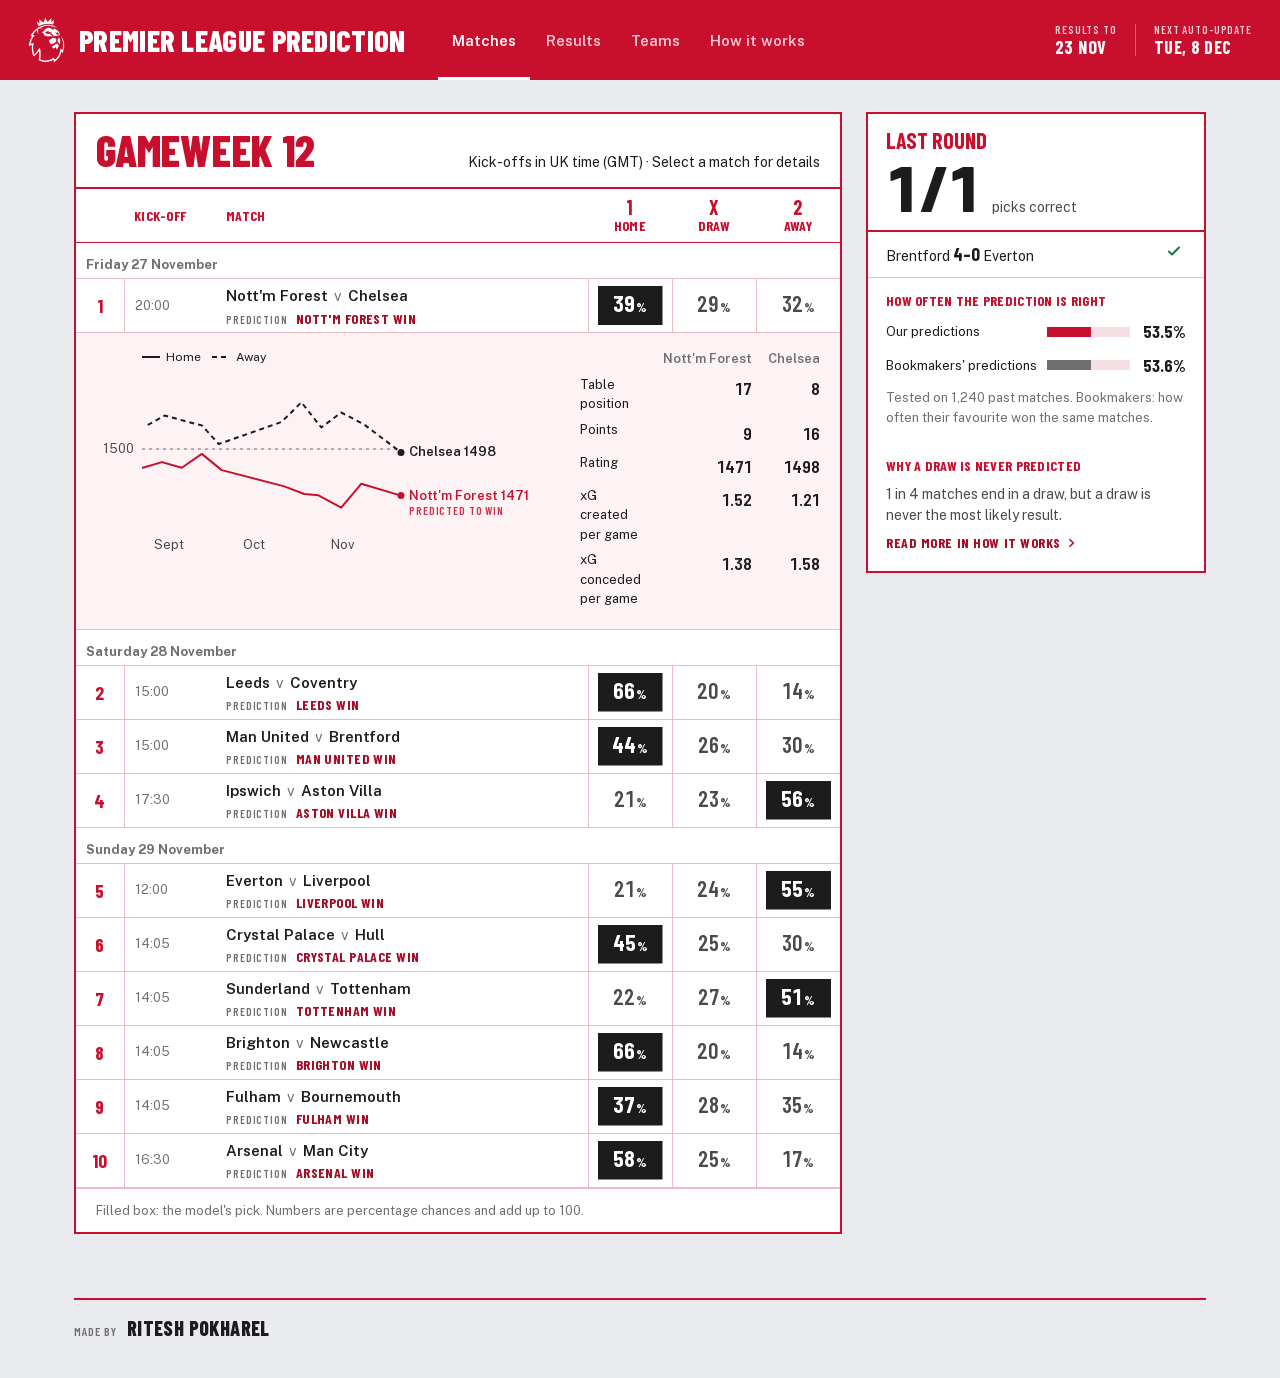
<file: site/index.html>
<!doctype html>
<html lang="en">
<head>
<meta charset="utf-8">
<meta name="viewport" content="width=device-width, initial-scale=1">
<title>Premier League Prediction</title>
<link rel="icon" href="logo.jpg">
<meta name="description" content="Home, draw and away forecasts for every Premier League match, from a model retrained every week, with its track record.">
<link rel="stylesheet" href="style.css">
</head>
<body>
<header class="band">
  <div class="band-inner">
    <a class="name" href="./" id="home-link"><img class="logo" src="logo-white.png" alt="" width="29" height="36">Premier League Prediction</a>
    <nav class="tabs" role="tablist" aria-label="Sections">
      <button class="tab" role="tab" id="tab-coupon" aria-controls="coupon" aria-selected="true">Matches</button>
      <button class="tab" role="tab" id="tab-results" aria-controls="results" aria-selected="false" tabindex="-1">Results</button>
      <button class="tab" role="tab" id="tab-teams" aria-controls="teams" aria-selected="false" tabindex="-1">Teams</button>
      <button class="tab" role="tab" id="tab-how" aria-controls="how" aria-selected="false" tabindex="-1">How it works</button>
    </nav>
    <div class="stamp" id="stamp"></div>
  </div>
</header>

<main>
  <section id="coupon" role="tabpanel" aria-labelledby="tab-coupon">
    <div class="split">
      <div class="sheet">
        <div class="sheet-head"><h1 id="coupon-title">This week</h1><p id="coupon-sub"></p></div>
        <table class="coupon" id="coupon-table">
          <thead><tr>
            <th scope="col" aria-label="Number"></th><th scope="col" class="left hide-sm">Kick-off</th><th scope="col" class="left">Match</th>
            <th scope="col"><span class="key">1</span>Home</th><th scope="col"><span class="key">X</span>Draw</th><th scope="col"><span class="key">2</span>Away</th>
          </tr></thead>
          <tbody id="coupon-body"></tbody>
        </table>
        <div class="sheet-foot"><p id="coupon-foot"></p></div>
      </div>
      <aside class="stub" id="stub" aria-label="Last round"></aside>
    </div>
  </section>

  <section id="results" role="tabpanel" aria-labelledby="tab-results" hidden>
    <div class="page-title"><h1>Results</h1><p class="legend" id="results-sub"></p></div>
    <div id="results-weekly"></div>
    <div class="sheet" id="gw-sheet" hidden>
      <div class="team-pick gw-pick">
        <button class="step" id="gw-prev" type="button" aria-label="Earlier gameweek"><svg viewBox="0 0 16 16" aria-hidden="true"><path d="M10 3 5 8l5 5" fill="none" stroke="currentColor" stroke-width="2"/></svg></button>
        <div class="team-title" aria-live="polite"><div class="team-name" id="gw-name"></div><div class="team-sub" id="gw-sub"></div></div>
        <button class="step" id="gw-next" type="button" aria-label="Later gameweek"><svg viewBox="0 0 16 16" aria-hidden="true"><path d="m6 3 5 5-5 5" fill="none" stroke="currentColor" stroke-width="2"/></svg></button>
      </div>
    </div>
    <div id="results-sheets"></div>
  </section>

  <section id="teams" role="tabpanel" aria-labelledby="tab-teams" hidden>
    <div class="page-title"><h1>Teams</h1><p class="lede strong">How strong each team is right now</p></div>
    <div class="split wide">
      <div class="team-col">
        <p class="switch-hint" aria-hidden="true"><span>Switch team</span><svg viewBox="0 0 80 56">
          <path class="brush" pathLength="1" d="M4 12 C 26 4, 52 6, 62 22 C 68 32, 66 40, 64 48"/>
          <path class="brush thin" pathLength="1" d="M6 14 C 28 7, 50 9, 60 24 C 65 33, 64 41, 63 47"/>
          <path class="brush head" pathLength="1" d="M54 40 L 64 50 L 72 39"/>
        </svg></p>
        <div class="sheet team-panel" id="team-panel">
          <div class="team-pick">
            <button class="step" id="team-prev" type="button" aria-label="Previous team"><svg viewBox="0 0 16 16" aria-hidden="true"><path d="M10 3 5 8l5 5" fill="none" stroke="currentColor" stroke-width="2"/></svg></button>
            <div class="team-title" aria-live="polite"><div class="team-name" id="team-name"></div><div class="team-sub" id="team-sub"></div></div>
            <button class="step" id="team-next" type="button" aria-label="Next team"><svg viewBox="0 0 16 16" aria-hidden="true"><path d="m6 3 5 5-5 5" fill="none" stroke="currentColor" stroke-width="2"/></svg></button>
          </div>
          <div id="team-body"></div>
        </div>
        <div class="sheet">
          <div class="sheet-head"><h2>Attack and defence</h2><p>Top right is best. Based on chances (xG) per game, last 20 matches.</p></div>
          <div class="xg-wrap"><div id="xg-chart"></div></div>
        </div>
      </div>
      <div class="sheet">
        <div class="sheet-head"><h2>Table</h2><p>Rating change over the last 5 games</p></div>
        <table class="coupon table" aria-label="League table">
          <thead><tr><th scope="col" aria-label="Position"></th><th scope="col" class="t">Team</th><th scope="col">P</th><th scope="col">GD</th><th scope="col">Pts</th><th scope="col">Rating</th><th scope="col">+/−</th></tr></thead>
          <tbody id="table-body"></tbody>
        </table>
      </div>
    </div>
  </section>

  <section id="how" role="tabpanel" aria-labelledby="tab-how" hidden>
    <div class="page-title"><h1>How it works</h1></div>
    <div class="split how-split">
    <div class="sheet read">
      <h2>What the model looks at</h2>
      <p>Every forecast comes from a logistic regression that gives each match three chances: home win, draw and away win. It uses only what is known before kick-off:</p>
      <ul>
        <li><strong>Elo ratings:</strong> a running strength score for every team, updated after each result.</li>
        <li><strong>Expected goals (xG):</strong> how many chances each team has been creating and allowing over its last 20 league games, from Opta data published by Fantasy Premier League.</li>
        <li><strong>Bookmaker odds:</strong> turned into probabilities, when they have been published. Until then the forecast uses ratings and xG alone.</li>
      </ul>
      <p>The model is retrained every week on every match played since 2017, and this page rebuilds itself every Tuesday and Friday morning.</p>

      <h2>How it was tested</h2>
      <p>To get an honest score, the model was replayed week by week over 1,240 matches from August 2023 to November 2026. Before each week it was retrained on earlier matches only, then asked to predict that week.</p>
      <table class="coupon" aria-label="Test results">
        <thead><tr><th scope="col" class="left">Model</th><th scope="col">Correct</th><th scope="col">Log loss</th></tr></thead>
        <tbody>
          <tr><td>Always pick the home team</td><td class="fig">43.1%</td><td class="fig">1.074</td></tr>
          <tr><td>Elo ratings only</td><td class="fig">52.2%</td><td class="fig">0.985</td></tr>
          <tr><td>Elo and recent form</td><td class="fig">52.4%</td><td class="fig">0.981</td></tr>
          <tr><td>Elo, form and odds</td><td class="fig">52.5%</td><td class="fig">0.972</td></tr>
          <tr class="best"><td>Elo, xG and odds (this model)</td><td class="fig">53.5%</td><td class="fig">0.971</td></tr>
          <tr><td>Bookmakers</td><td class="fig">53.6%</td><td class="fig">0.969</td></tr>
        </tbody>
      </table>
      <p>Log loss scores the percentages themselves, lower is better. The model matches the bookmakers on picks and sits just behind them on the percentages.</p>

      <h2 id="why-draw">Why it never predicts a draw</h2>
      <p>Roughly one in four Premier League matches ends level: 24.7% of the 1,240 matches in the test. Yet in none of them was the draw the single most likely outcome. Not for this model, and not for the bookmakers, whose draw probability never rose above 32%.</p>
      <p>This isn't a blind spot. A draw is most likely when two teams are evenly matched, but evenly matched also means each win stays close to a third, so the draw is almost never the favourite. A model that maximises accuracy always picks the most likely result, so it never picks a draw, and it accepts that about a quarter of matches will be wrong whatever it does.</p>
      <p>That's why accuracy alone is a weak test of a forecaster. The draw chance still appears on every match, and the log loss scores whether those percentages are right, not just whether the top pick came in.</p>

      <h2>What didn't help</h2>
      <ul>
        <li>Random forests, gradient boosting, nearest neighbours and a small neural network all scored worse than logistic regression.</li>
        <li>Days of rest and fixture congestion, including Champions League, Europa League and cup games, changed nothing beyond noise.</li>
        <li>Extra signals for draws (goal expectations, how evenly matched the teams are) did not improve the draw percentages.</li>
      </ul>

      <h2>Where the data comes from</h2>
      <ul>
        <li>Results, match stats and odds: <a href="https://www.football-data.co.uk/englandm.php">football-data.co.uk</a></li>
        <li>Newest results and fixtures: ESPN</li>
        <li>Expected goals and gameweeks: <a href="https://fantasy.premierleague.com">Fantasy Premier League</a></li>
      </ul>
    </div>
    <aside class="sheet">
      <div class="sheet-head"><h2>Tested on 1,240 matches</h2></div>
      <div style="padding:14px 20px 18px">
        <h3 class="chart-title">Picks correct</h3><div id="model-chart-acc"></div>
        <h3 class="chart-title">Log loss, lower is better</h3><div id="model-chart-ll"></div>
        <p class="chart-note">Each test retrained the model week by week on earlier matches only.</p>
      </div>
    </aside>
    </div>
  </section>
</main>

<footer id="footer"><div class="footer-inner"><span class="made">Made by</span><span class="who">Ritesh Pokharel</span></div></footer>
<div id="tip" role="tooltip"></div>

<script>const DATA = {"updated":"2026-11-23","fixtures":[{"kickoff":"2026-11-27T20:00:00+00:00","round":12,"home":"Nott'm Forest","away":"Chelsea","pH":0.3954,"pD":0.2861,"pA":0.3185,"odds":true},{"kickoff":"2026-11-28T15:00:00+00:00","round":12,"home":"Leeds","away":"Coventry","pH":0.6552,"pD":0.2037,"pA":0.1412,"odds":true},{"kickoff":"2026-11-28T15:00:00+00:00","round":12,"home":"Man United","away":"Brentford","pH":0.4383,"pD":0.2599,"pA":0.3018,"odds":true},{"kickoff":"2026-11-28T17:30:00+00:00","round":12,"home":"Ipswich","away":"Aston Villa","pH":0.2116,"pD":0.2286,"pA":0.5598,"odds":true},{"kickoff":"2026-11-29T12:00:00+00:00","round":12,"home":"Everton","away":"Liverpool","pH":0.2075,"pD":0.2377,"pA":0.5549,"odds":true},{"kickoff":"2026-11-29T14:05:00+00:00","round":12,"home":"Crystal Palace","away":"Hull","pH":0.4458,"pD":0.2538,"pA":0.3004,"odds":true},{"kickoff":"2026-11-29T14:05:00+00:00","round":12,"home":"Sunderland","away":"Tottenham","pH":0.2169,"pD":0.2752,"pA":0.5078,"odds":true},{"kickoff":"2026-11-29T14:05:00+00:00","round":12,"home":"Brighton","away":"Newcastle","pH":0.6553,"pD":0.2027,"pA":0.142,"odds":true},{"kickoff":"2026-11-29T14:05:00+00:00","round":12,"home":"Fulham","away":"Bournemouth","pH":0.3652,"pD":0.2824,"pA":0.3525,"odds":true},{"kickoff":"2026-11-29T16:30:00+00:00","round":12,"home":"Arsenal","away":"Man City","pH":0.5761,"pD":0.2533,"pA":0.1706,"odds":true}],"record":[{"date":"2026-11-21","gw":11,"home":"Man City","away":"Fulham","hg":1,"ag":1,"pH":0.72,"pD":0.17,"pA":0.11,"result":"Draw","pick":"Home","correct":false},{"date":"2026-11-21","gw":11,"home":"Aston Villa","away":"Sunderland","hg":0,"ag":0,"pH":0.51,"pD":0.26,"pA":0.24,"result":"Draw","pick":"Home","correct":false},{"date":"2026-11-21","gw":11,"home":"Bournemouth","away":"Nott'm Forest","hg":2,"ag":0,"pH":0.52,"pD":0.27,"pA":0.22,"result":"Home","pick":"Home","correct":true},{"date":"2026-11-21","gw":11,"home":"Chelsea","away":"Leeds","hg":1,"ag":4,"pH":0.48,"pD":0.26,"pA":0.25,"result":"Away","pick":"Home","correct":false},{"date":"2026-11-21","gw":11,"home":"Coventry","away":"Crystal Palace","hg":3,"ag":2,"pH":0.38,"pD":0.28,"pA":0.34,"result":"Home","pick":"Home","correct":true},{"date":"2026-11-21","gw":11,"home":"Tottenham","away":"Ipswich","hg":2,"ag":0,"pH":0.66,"pD":0.2,"pA":0.14,"result":"Home","pick":"Home","correct":true},{"date":"2026-11-21","gw":11,"home":"Newcastle","away":"Arsenal","hg":2,"ag":2,"pH":0.14,"pD":0.19,"pA":0.66,"result":"Draw","pick":"Away","correct":false},{"date":"2026-11-22","gw":11,"home":"Hull","away":"Brighton","hg":2,"ag":0,"pH":0.15,"pD":0.2,"pA":0.65,"result":"Home","pick":"Away","correct":false},{"date":"2026-11-22","gw":11,"home":"Liverpool","away":"Man United","hg":4,"ag":0,"pH":0.59,"pD":0.23,"pA":0.18,"result":"Home","pick":"Home","correct":true},{"date":"2026-11-23","gw":11,"home":"Brentford","away":"Everton","hg":4,"ag":0,"pH":0.43,"pD":0.28,"pA":0.29,"result":"Home","pick":"Home","correct":true}],"table":[{"Team":"Arsenal","Pos":1,"P":11,"W":9,"D":1,"L":1,"GF":17,"GA":7,"GD":10,"Pts":28,"Elo":1668,"xgf":1.68,"xga":0.87,"Form":"WWWWD","Last5":"A Nott'm Forest 1-0|H Everton 2-0|A Liverpool 1-0|H Hull 1-0|A Newcastle 2-2"},{"Team":"Brighton","Pos":2,"P":11,"W":7,"D":1,"L":3,"GF":26,"GA":9,"GD":17,"Pts":22,"Elo":1563,"xgf":1.88,"xga":1.29,"Form":"WLWWL","Last5":"H Crystal Palace 5-0|A Liverpool 0-2|A Man City 1-0|H Brentford 2-0|A Hull 0-2"},{"Team":"Man City","Pos":3,"P":11,"W":7,"D":1,"L":3,"GF":22,"GA":14,"GD":8,"Pts":22,"Elo":1631,"xgf":2.02,"xga":1.25,"Form":"WLLLD","Last5":"H Ipswich 3-2|A Aston Villa 1-2|H Brighton 0-1|A Nott'm Forest 1-3|H Fulham 1-1"},{"Team":"Liverpool","Pos":4,"P":11,"W":6,"D":3,"L":2,"GF":18,"GA":10,"GD":8,"Pts":21,"Elo":1584,"xgf":1.65,"xga":1.4,"Form":"WWLWW","Last5":"A Brentford 2-1|H Brighton 2-0|H Arsenal 0-1|A Crystal Palace 3-1|H Man United 4-0"},{"Team":"Bournemouth","Pos":5,"P":11,"W":5,"D":3,"L":3,"GF":18,"GA":14,"GD":4,"Pts":18,"Elo":1545,"xgf":1.84,"xga":1.34,"Form":"WWWWW","Last5":"H Sunderland 2-0|A Man United 3-0|H Leeds 2-0|A Ipswich 2-1|H Nott'm Forest 2-0"},{"Team":"Brentford","Pos":6,"P":11,"W":4,"D":5,"L":2,"GF":20,"GA":11,"GD":9,"Pts":17,"Elo":1530,"xgf":1.6,"xga":1.47,"Form":"LDWLW","Last5":"H Liverpool 1-2|A Hull 1-1|H Nott'm Forest 2-0|A Brighton 0-2|H Everton 4-0"},{"Team":"Leeds","Pos":7,"P":11,"W":4,"D":5,"L":2,"GF":14,"GA":9,"GD":5,"Pts":17,"Elo":1502,"xgf":1.44,"xga":1.26,"Form":"DDLWW","Last5":"H Man United 1-1|A Sunderland 0-0|A Bournemouth 0-2|H Tottenham 1-0|A Chelsea 4-1"},{"Team":"Chelsea","Pos":8,"P":11,"W":5,"D":1,"L":5,"GF":20,"GA":20,"GD":0,"Pts":16,"Elo":1498,"xgf":1.21,"xga":1.58,"Form":"WLWLL","Last5":"A Everton 2-0|H Tottenham 0-2|H Man United 2-0|A Sunderland 0-1|H Leeds 1-4"},{"Team":"Everton","Pos":9,"P":11,"W":4,"D":4,"L":3,"GF":12,"GA":14,"GD":-2,"Pts":16,"Elo":1480,"xgf":1.3,"xga":1.58,"Form":"LLWWL","Last5":"H Chelsea 0-2|A Arsenal 0-2|A Newcastle 1-0|H Coventry 3-1|A Brentford 0-4"},{"Team":"Tottenham","Pos":10,"P":11,"W":4,"D":3,"L":4,"GF":12,"GA":11,"GD":1,"Pts":15,"Elo":1462,"xgf":1.27,"xga":1.06,"Form":"WWWLW","Last5":"H Coventry 3-1|A Chelsea 2-0|H Crystal Palace 2-0|A Leeds 0-1|H Ipswich 2-0"},{"Team":"Hull","Pos":11,"P":11,"W":3,"D":5,"L":3,"GF":13,"GA":11,"GD":2,"Pts":14,"Elo":1477,"xgf":1.03,"xga":1.53,"Form":"LDDLW","Last5":"A Fulham 0-1|H Brentford 1-1|H Ipswich 2-2|A Arsenal 0-1|H Brighton 2-0"},{"Team":"Aston Villa","Pos":12,"P":11,"W":3,"D":5,"L":3,"GF":14,"GA":17,"GD":-3,"Pts":14,"Elo":1521,"xgf":1.41,"xga":1.53,"Form":"WWDDD","Last5":"A Newcastle 1-0|H Man City 2-1|H Fulham 1-1|A Man United 4-4|H Sunderland 0-0"},{"Team":"Newcastle","Pos":13,"P":11,"W":3,"D":4,"L":4,"GF":15,"GA":18,"GD":-3,"Pts":13,"Elo":1490,"xgf":1.32,"xga":1.69,"Form":"LWLDD","Last5":"H Aston Villa 0-1|A Crystal Palace 2-0|H Everton 0-1|A Fulham 1-1|H Arsenal 2-2"},{"Team":"Coventry","Pos":14,"P":11,"W":4,"D":0,"L":7,"GF":13,"GA":21,"GD":-8,"Pts":12,"Elo":1411,"xgf":1.06,"xga":1.54,"Form":"LLWLW","Last5":"A Tottenham 1-3|H Fulham 0-1|H Sunderland 3-1|A Everton 1-3|H Crystal Palace 3-2"},{"Team":"Fulham","Pos":15,"P":11,"W":2,"D":5,"L":4,"GF":11,"GA":13,"GD":-2,"Pts":11,"Elo":1481,"xgf":1.39,"xga":1.38,"Form":"WWDDD","Last5":"H Hull 1-0|A Coventry 1-0|A Aston Villa 1-1|H Newcastle 1-1|A Man City 1-1"},{"Team":"Ipswich","Pos":16,"P":11,"W":3,"D":2,"L":6,"GF":15,"GA":22,"GD":-7,"Pts":11,"Elo":1376,"xgf":1.06,"xga":1.93,"Form":"LDDLL","Last5":"A Man City 2-3|H Nott'm Forest 1-1|A Hull 2-2|H Bournemouth 1-2|A Tottenham 0-2"},{"Team":"Nott'm Forest","Pos":17,"P":11,"W":2,"D":3,"L":6,"GF":9,"GA":15,"GD":-6,"Pts":9,"Elo":1471,"xgf":1.52,"xga":1.38,"Form":"LDLWL","Last5":"H Arsenal 0-1|A Ipswich 1-1|A Brentford 0-2|H Man City 3-1|A Bournemouth 0-2"},{"Team":"Sunderland","Pos":18,"P":11,"W":2,"D":3,"L":6,"GF":8,"GA":17,"GD":-9,"Pts":9,"Elo":1446,"xgf":1.38,"xga":1.47,"Form":"LDLWD","Last5":"A Bournemouth 0-2|H Leeds 0-0|A Coventry 1-3|H Chelsea 1-0|A Aston Villa 0-0"},{"Team":"Man United","Pos":19,"P":11,"W":1,"D":5,"L":5,"GF":14,"GA":23,"GD":-9,"Pts":8,"Elo":1498,"xgf":1.68,"xga":1.77,"Form":"DLLDL","Last5":"A Leeds 1-1|H Bournemouth 0-3|A Chelsea 0-2|H Aston Villa 4-4|A Liverpool 0-4"},{"Team":"Crystal Palace","Pos":20,"P":11,"W":2,"D":1,"L":8,"GF":12,"GA":27,"GD":-15,"Pts":7,"Elo":1418,"xgf":1.43,"xga":1.87,"Form":"LLLLL","Last5":"A Brighton 0-5|H Newcastle 0-2|A Tottenham 0-2|H Liverpool 1-3|A Coventry 2-3"}],"ratings":{"Arsenal":[["2025-08-17",2526,1633.6],["2025-08-23",2526,1639.9],["2025-08-31",2526,1634.4],["2025-09-13",2526,1641.0],["2025-09-21",2526,1638.7],["2025-09-28",2526,1645.0],["2025-10-04",2526,1648.7],["2025-10-18",2526,1653.3],["2025-10-26",2526,1657.0],["2025-11-01",2526,1662.5],["2025-11-08",2526,1659.2],["2025-11-23",2526,1665.2],["2025-11-30",2526,1664.5],["2025-12-03",2526,1669.4],["2025-12-06",2526,1661.6],["2025-12-13",2526,1663.1],["2025-12-20",2526,1667.8],["2025-12-27",2526,1671.0],["2025-12-30",2526,1679.6],["2026-01-03",2526,1683.9],["2026-01-08",2526,1680.2],["2026-01-17",2526,1675.8],["2026-01-25",2526,1664.8],["2026-01-31",2526,1674.1],["2026-02-07",2526,1679.5],["2026-02-12",2526,1676.9],["2026-02-18",2526,1670.5],["2026-02-22",2526,1678.7],["2026-03-01",2526,1682.5],["2026-03-04",2526,1687.4],["2026-03-14",2526,1691.6],["2026-04-11",2526,1680.5],["2026-04-19",2526,1674.5],["2026-04-25",2526,1677.4],["2026-05-02",2526,1682.9],["2026-05-10",2526,1686.5],["2026-05-18",2526,1687.7],["2026-05-24",2526,1691.8],["2026-08-21",2627,1651.3],["2026-08-31",2627,1656.8],["2026-09-06",2627,1660.2],["2026-09-12",2627,1667.4],["2026-09-19",2627,1650.4],["2026-10-10",2627,1653.5],["2026-10-18",2627,1658.2],["2026-10-24",2627,1662.6],["2026-11-01",2627,1668.9],["2026-11-07",2627,1671.5],["2026-11-21",2627,1668.0]],"Aston Villa":[["2025-08-16",2526,1538.1],["2025-08-23",2526,1531.5],["2025-08-31",2526,1514.8],["2025-09-13",2526,1516.0],["2025-09-21",2526,1516.4],["2025-09-28",2526,1524.6],["2025-10-05",2526,1528.0],["2025-10-19",2526,1535.6],["2025-10-26",2526,1543.3],["2025-11-01",2526,1536.7],["2025-11-09",2526,1549.6],["2025-11-23",2526,1554.8],["2025-11-30",2526,1557.5],["2025-12-03",2526,1565.3],["2025-12-06",2526,1573.1],["2025-12-14",2526,1578.4],["2025-12-21",2526,1582.7],["2025-12-27",2526,1590.6],["2025-12-30",2526,1582.0],["2026-01-03",2526,1587.6],["2026-01-07",2526,1586.9],["2026-01-18",2526,1576.8],["2026-01-25",2526,1588.8],["2026-02-01",2526,1579.2],["2026-02-07",2526,1578.8],["2026-02-11",2526,1583.2],["2026-02-21",2526,1578.2],["2026-02-27",2526,1562.5],["2026-03-04",2526,1546.6],["2026-03-15",2526,1537.1],["2026-03-22",2526,1543.3],["2026-04-12",2526,1542.9],["2026-04-19",2526,1547.5],["2026-04-25",2526,1540.5],["2026-05-03",2526,1530.4],["2026-05-10",2526,1526.6],["2026-05-15",2526,1538.0],["2026-05-24",2526,1548.6],["2026-08-23",2627,1517.8],["2026-08-31",2627,1512.3],["2026-09-05",2627,1513.2],["2026-09-12",2627,1504.6],["2026-09-19",2627,1511.2],["2026-10-10",2627,1509.8],["2026-10-17",2627,1517.6],["2026-10-24",2627,1526.3],["2026-10-31",2627,1523.2],["2026-11-08",2627,1524.5],["2026-11-21",2627,1520.6]],"Bournemouth":[["2025-08-15",2526,1499.9],["2025-08-23",2526,1504.4],["2025-08-30",2526,1512.1],["2025-09-13",2526,1517.9],["2025-09-21",2526,1517.0],["2025-09-27",2526,1516.2],["2025-10-03",2526,1524.2],["2025-10-18",2526,1526.3],["2025-10-26",2526,1533.4],["2025-11-02",2526,1527.1],["2025-11-09",2526,1514.1],["2025-11-22",2526,1510.1],["2025-11-29",2526,1503.7],["2025-12-02",2526,1495.1],["2025-12-06",2526,1495.4],["2025-12-15",2526,1497.3],["2025-12-20",2526,1492.3],["2025-12-27",2526,1481.0],["2025-12-30",2526,1485.0],["2026-01-03",2526,1480.6],["2026-01-07",2526,1486.5],["2026-01-19",2526,1489.2],["2026-01-24",2526,1497.2],["2026-01-31",2526,1505.9],["2026-02-07",2526,1506.3],["2026-02-10",2526,1514.3],["2026-02-21",2526,1513.4],["2026-02-28",2526,1510.3],["2026-03-03",2526,1508.9],["2026-03-14",2526,1506.3],["2026-03-20",2526,1505.7],["2026-04-11",2526,1516.8],["2026-04-18",2526,1524.9],["2026-04-22",2526,1521.7],["2026-05-03",2526,1532.0],["2026-05-09",2526,1539.2],["2026-05-19",2526,1541.6],["2026-05-24",2526,1542.3],["2026-08-23",2627,1523.3],["2026-08-29",2627,1520.6],["2026-09-05",2627,1522.1],["2026-09-12",2627,1520.1],["2026-09-20",2627,1512.7],["2026-10-10",2627,1498.9],["2026-10-18",2627,1506.7],["2026-10-25",2627,1524.1],["2026-10-31",2627,1532.1],["2026-11-08",2627,1537.4],["2026-11-21",2627,1544.7]],"Brentford":[["2025-08-17",2526,1494.4],["2025-08-23",2526,1501.0],["2025-08-30",2526,1494.4],["2025-09-13",2526,1494.9],["2025-09-20",2526,1485.3],["2025-09-27",2526,1493.8],["2025-10-05",2526,1488.3],["2025-10-20",2526,1499.1],["2025-10-25",2526,1507.5],["2025-11-01",2526,1499.3],["2025-11-09",2526,1509.5],["2025-11-22",2526,1504.0],["2025-11-29",2526,1509.8],["2025-12-03",2526,1504.8],["2025-12-06",2526,1495.1],["2025-12-14",2526,1491.2],["2025-12-20",2526,1499.7],["2025-12-27",2526,1510.9],["2026-01-01",2526,1508.5],["2026-01-04",2526,1521.0],["2026-01-07",2526,1531.5],["2026-01-17",2526,1523.2],["2026-01-25",2526,1508.5],["2026-02-01",2526,1518.1],["2026-02-07",2526,1526.4],["2026-02-12",2526,1529.0],["2026-02-21",2526,1515.2],["2026-02-28",2526,1520.4],["2026-03-03",2526,1521.9],["2026-03-16",2526,1516.7],["2026-03-21",2526,1516.5],["2026-04-11",2526,1514.5],["2026-04-18",2526,1512.0],["2026-04-27",2526,1506.9],["2026-05-02",2526,1516.2],["2026-05-09",2526,1510.0],["2026-05-17",2526,1507.3],["2026-05-24",2526,1511.1],["2026-08-22",2627,1511.7],["2026-08-30",2627,1512.5],["2026-09-05",2627,1509.7],["2026-09-12",2627,1511.7],["2026-09-18",2627,1523.3],["2026-10-10",2627,1524.7],["2026-10-17",2627,1517.2],["2026-10-25",2627,1517.6],["2026-10-31",2627,1525.3],["2026-11-08",2627,1517.4],["2026-11-23",2627,1529.7]],"Brighton":[["2025-08-16",2526,1512.4],["2025-08-24",2526,1502.3],["2025-08-31",2526,1510.4],["2025-09-13",2526,1504.7],["2025-09-20",2526,1502.7],["2025-09-27",2526,1517.3],["2025-10-05",2526,1515.9],["2025-10-18",2526,1522.3],["2025-10-25",2526,1511.8],["2025-11-01",2526,1519.9],["2025-11-09",2526,1522.3],["2025-11-22",2526,1527.8],["2025-11-30",2526,1539.1],["2025-12-03",2526,1531.3],["2025-12-07",2526,1526.9],["2025-12-13",2526,1519.9],["2025-12-20",2526,1517.4],["2025-12-27",2526,1514.2],["2025-12-30",2526,1513.0],["2026-01-03",2526,1518.1],["2026-01-07",2526,1523.4],["2026-01-19",2526,1520.7],["2026-01-24",2526,1514.4],["2026-01-31",2526,1511.9],["2026-02-08",2526,1503.3],["2026-02-11",2526,1499.0],["2026-02-21",2526,1512.7],["2026-03-01",2526,1517.4],["2026-03-04",2526,1512.5],["2026-03-14",2526,1519.8],["2026-03-21",2526,1527.1],["2026-04-11",2526,1534.7],["2026-04-18",2526,1533.1],["2026-04-21",2526,1544.9],["2026-05-02",2526,1534.5],["2026-05-09",2526,1540.2],["2026-05-17",2526,1533.3],["2026-05-24",2526,1518.1],["2026-08-23",2627,1522.3],["2026-08-30",2627,1516.4],["2026-09-05",2627,1513.7],["2026-09-13",2627,1529.2],["2026-09-19",2627,1546.1],["2026-10-10",2627,1556.4],["2026-10-18",2627,1566.9],["2026-10-25",2627,1557.7],["2026-10-31",2627,1567.6],["2026-11-08",2627,1575.5],["2026-11-22",2627,1562.9]],"Burnley":[["2025-08-16",2526,1389.5],["2025-08-23",2526,1401.1],["2025-08-30",2526,1396.5],["2025-09-14",2526,1393.2],["2025-09-20",2526,1394.1],["2025-09-27",2526,1388.9],["2025-10-05",2526,1385.6],["2025-10-18",2526,1395.8],["2025-10-26",2526,1404.0],["2025-11-01",2526,1398.6],["2025-11-08",2526,1393.2],["2025-11-22",2526,1385.8],["2025-11-29",2526,1380.0],["2025-12-03",2526,1375.0],["2025-12-06",2526,1372.1],["2025-12-13",2526,1365.8],["2025-12-20",2526,1370.9],["2025-12-27",2526,1372.4],["2025-12-30",2526,1364.5],["2026-01-03",2526,1359.4],["2026-01-07",2526,1361.6],["2026-01-17",2526,1368.7],["2026-01-24",2526,1369.9],["2026-02-02",2526,1362.3],["2026-02-07",2526,1351.0],["2026-02-11",2526,1361.6],["2026-02-21",2526,1368.2],["2026-02-28",2526,1363.0],["2026-03-03",2526,1357.5],["2026-03-14",2526,1360.0],["2026-03-21",2526,1354.4],["2026-04-11",2526,1346.9],["2026-04-19",2526,1339.7],["2026-04-22",2526,1337.3],["2026-05-01",2526,1331.9],["2026-05-10",2526,1335.7],["2026-05-18",2526,1334.5],["2026-05-24",2526,1333.5]],"Chelsea":[["2025-08-17",2526,1551.3],["2025-08-22",2526,1564.8],["2025-08-30",2526,1571.5],["2025-09-13",2526,1571.0],["2025-09-20",2526,1563.0],["2025-09-27",2526,1548.4],["2025-10-04",2526,1556.3],["2025-10-18",2526,1569.0],["2025-10-25",2526,1559.2],["2025-11-01",2526,1566.3],["2025-11-08",2526,1571.8],["2025-11-22",2526,1579.2],["2025-11-30",2526,1579.9],["2025-12-03",2526,1565.1],["2025-12-06",2526,1564.8],["2025-12-13",2526,1572.0],["2025-12-20",2526,1572.8],["2025-12-27",2526,1564.9],["2025-12-30",2526,1560.9],["2026-01-04",2526,1565.5],["2026-01-07",2526,1558.2],["2026-01-17",2526,1566.5],["2026-01-25",2526,1577.2],["2026-01-31",2526,1580.2],["2026-02-07",2526,1586.4],["2026-02-10",2526,1581.2],["2026-02-21",2526,1574.5],["2026-03-01",2526,1570.7],["2026-03-04",2526,1586.6],["2026-03-14",2526,1577.2],["2026-03-21",2526,1562.4],["2026-04-12",2526,1549.8],["2026-04-18",2526,1541.4],["2026-04-21",2526,1529.6],["2026-05-04",2526,1515.8],["2026-05-09",2526,1519.8],["2026-05-19",2526,1524.0],["2026-05-24",2526,1517.2],["2026-08-24",2627,1514.9],["2026-08-30",2627,1520.8],["2026-09-06",2627,1517.4],["2026-09-12",2627,1514.7],["2026-09-18",2627,1503.1],["2026-10-10",2627,1516.8],["2026-10-17",2627,1529.0],["2026-10-24",2627,1513.4],["2026-10-31",2627,1522.7],["2026-11-08",2627,1515.3],["2026-11-21",2627,1497.9]],"Coventry":[["2026-08-21",2627,1415.5],["2026-08-29",2627,1408.6],["2026-09-05",2627,1406.5],["2026-09-13",2627,1391.0],["2026-09-19",2627,1401.0],["2026-10-12",2627,1416.6],["2026-10-19",2627,1407.8],["2026-10-24",2627,1400.8],["2026-10-31",2627,1411.3],["2026-11-06",2627,1404.4],["2026-11-21",2627,1410.5]],"Crystal Palace":[["2025-08-17",2526,1522.5],["2025-08-24",2526,1520.5],["2025-08-31",2526,1537.1],["2025-09-13",2526,1533.5],["2025-09-20",2526,1539.5],["2025-09-27",2526,1547.7],["2025-10-05",2526,1540.8],["2025-10-18",2526,1538.6],["2025-10-26",2526,1534.9],["2025-11-01",2526,1543.2],["2025-11-09",2526,1540.9],["2025-11-22",2526,1548.7],["2025-11-30",2526,1539.4],["2025-12-03",2526,1544.4],["2025-12-07",2526,1551.1],["2025-12-14",2526,1538.9],["2025-12-20",2526,1522.5],["2025-12-28",2526,1513.6],["2026-01-01",2526,1511.1],["2026-01-04",2526,1502.8],["2026-01-07",2526,1503.5],["2026-01-17",2526,1497.4],["2026-01-25",2526,1486.7],["2026-02-01",2526,1488.1],["2026-02-08",2526,1496.6],["2026-02-11",2526,1486.0],["2026-02-22",2526,1489.6],["2026-03-01",2526,1484.7],["2026-03-05",2526,1496.4],["2026-03-15",2526,1493.3],["2026-04-12",2526,1499.6],["2026-04-20",2526,1496.2],["2026-04-25",2526,1490.2],["2026-05-03",2526,1479.9],["2026-05-10",2526,1478.7],["2026-05-13",2526,1473.6],["2026-05-17",2526,1476.4],["2026-05-24",2526,1472.3],["2026-08-22",2627,1462.3],["2026-08-28",2627,1452.7],["2026-09-05",2627,1461.2],["2026-09-12",2627,1451.5],["2026-09-20",2627,1454.3],["2026-10-11",2627,1464.5],["2026-10-18",2627,1453.9],["2026-10-25",2627,1441.9],["2026-10-31",2627,1433.1],["2026-11-08",2627,1424.3],["2026-11-21",2627,1418.2]],"Everton":[["2025-08-18",2526,1480.3],["2025-08-24",2526,1490.4],["2025-08-30",2526,1497.3],["2025-09-13",2526,1496.1],["2025-09-20",2526,1493.1],["2025-09-29",2526,1489.5],["2025-10-05",2526,1496.4],["2025-10-18",2526,1491.0],["2025-10-26",2526,1474.7],["2025-11-03",2526,1476.7],["2025-11-08",2526,1485.6],["2025-11-24",2526,1493.9],["2025-11-29",2526,1479.1],["2025-12-02",2526,1487.7],["2025-12-06",2526,1498.7],["2025-12-13",2526,1491.5],["2025-12-20",2526,1486.7],["2025-12-27",2526,1485.1],["2025-12-30",2526,1497.4],["2026-01-04",2526,1484.9],["2026-01-07",2526,1480.0],["2026-01-18",2526,1490.0],["2026-01-26",2526,1487.1],["2026-01-31",2526,1489.5],["2026-02-07",2526,1497.7],["2026-02-10",2526,1489.7],["2026-02-23",2526,1482.4],["2026-02-28",2526,1491.3],["2026-03-03",2526,1496.8],["2026-03-14",2526,1492.6],["2026-03-21",2526,1507.5],["2026-04-11",2526,1509.4],["2026-04-19",2526,1503.0],["2026-04-25",2526,1496.1],["2026-05-04",2526,1499.4],["2026-05-10",2526,1500.6],["2026-05-17",2526,1486.3],["2026-05-24",2526,1479.5],["2026-08-22",2627,1486.0],["2026-08-29",2627,1488.7],["2026-09-06",2627,1488.7],["2026-09-12",2627,1488.7],["2026-09-19",2627,1492.5],["2026-10-11",2627,1493.8],["2026-10-17",2627,1481.7],["2026-10-24",2627,1477.2],["2026-11-02",2627,1485.6],["2026-11-06",2627,1492.6],["2026-11-23",2627,1480.3]],"Fulham":[["2025-08-16",2526,1482.5],["2025-08-24",2526,1480.1],["2025-08-30",2526,1473.5],["2025-09-13",2526,1478.2],["2025-09-20",2526,1487.8],["2025-09-28",2526,1479.6],["2025-10-03",2526,1471.6],["2025-10-18",2526,1466.9],["2025-10-25",2526,1462.6],["2025-11-01",2526,1471.5],["2025-11-08",2526,1462.6],["2025-11-22",2526,1468.8],["2025-11-29",2526,1477.3],["2025-12-02",2526,1472.4],["2025-12-07",2526,1465.7],["2025-12-13",2526,1472.0],["2025-12-22",2526,1477.8],["2025-12-27",2526,1484.7],["2026-01-01",2526,1487.2],["2026-01-04",2526,1489.0],["2026-01-07",2526,1496.2],["2026-01-17",2526,1489.3],["2026-01-24",2526,1495.7],["2026-02-01",2526,1490.4],["2026-02-07",2526,1482.3],["2026-02-11",2526,1476.5],["2026-02-22",2526,1489.3],["2026-03-01",2526,1494.3],["2026-03-04",2526,1484.8],["2026-03-15",2526,1485.6],["2026-03-21",2526,1491.3],["2026-04-11",2526,1485.0],["2026-04-18",2526,1487.5],["2026-04-25",2526,1494.4],["2026-05-02",2526,1489.0],["2026-05-09",2526,1481.7],["2026-05-17",2526,1479.8],["2026-05-24",2526,1490.2],["2026-08-24",2627,1477.9],["2026-08-30",2627,1471.9],["2026-09-05",2627,1463.5],["2026-09-12",2627,1467.8],["2026-09-20",2627,1468.2],["2026-10-10",2627,1460.6],["2026-10-17",2627,1466.7],["2026-10-24",2627,1473.7],["2026-10-31",2627,1476.8],["2026-11-07",2627,1475.3],["2026-11-21",2627,1480.9]],"Hull":[["2026-08-22",2627,1475.2],["2026-08-29",2627,1482.1],["2026-09-05",2627,1481.2],["2026-09-12",2627,1483.9],["2026-09-19",2627,1478.5],["2026-10-11",2627,1477.2],["2026-10-17",2627,1471.1],["2026-10-25",2627,1470.7],["2026-10-31",2627,1466.7],["2026-11-07",2627,1464.2],["2026-11-22",2627,1476.8]],"Ipswich":[["2026-08-22",2627,1385.1],["2026-08-30",2627,1378.9],["2026-09-04",2627,1371.5],["2026-09-12",2627,1381.3],["2026-09-19",2627,1377.4],["2026-10-10",2627,1385.0],["2026-10-17",2627,1383.3],["2026-10-23",2627,1384.1],["2026-10-31",2627,1388.1],["2026-11-08",2627,1382.8],["2026-11-21",2627,1375.8]],"Leeds":[["2025-08-18",2526,1423.8],["2025-08-23",2526,1417.5],["2025-08-30",2526,1419.5],["2025-09-13",2526,1414.8],["2025-09-20",2526,1427.7],["2025-09-27",2526,1428.5],["2025-10-04",2526,1421.6],["2025-10-18",2526,1411.4],["2025-10-24",2526,1417.1],["2025-11-01",2526,1409.1],["2025-11-09",2526,1401.2],["2025-11-23",2526,1395.9],["2025-11-29",2526,1393.9],["2025-12-03",2526,1408.7],["2025-12-06",2526,1412.4],["2025-12-14",2526,1416.3],["2025-12-20",2526,1432.6],["2025-12-28",2526,1436.0],["2026-01-01",2526,1441.9],["2026-01-04",2526,1441.8],["2026-01-07",2526,1437.9],["2026-01-17",2526,1444.8],["2026-01-26",2526,1447.7],["2026-01-31",2526,1438.5],["2026-02-06",2526,1448.6],["2026-02-10",2526,1453.8],["2026-02-21",2526,1458.7],["2026-02-28",2526,1454.5],["2026-03-03",2526,1446.6],["2026-03-15",2526,1449.7],["2026-03-21",2526,1449.9],["2026-04-13",2526,1459.7],["2026-04-18",2526,1468.2],["2026-04-22",2526,1471.4],["2026-05-01",2526,1476.9],["2026-05-11",2526,1477.5],["2026-05-17",2526,1484.5],["2026-05-24",2526,1470.8],["2026-08-22",2627,1478.7],["2026-08-30",2627,1477.9],["2026-09-05",2627,1480.6],["2026-09-14",2627,1493.4],["2026-09-20",2627,1490.5],["2026-10-10",2627,1487.5],["2026-10-18",2627,1487.1],["2026-10-25",2627,1487.7],["2026-10-31",2627,1479.7],["2026-11-07",2627,1485.0],["2026-11-21",2627,1502.4]],"Liverpool":[["2025-08-15",2526,1645.5],["2025-08-25",2526,1651.8],["2025-08-31",2526,1657.3],["2025-09-14",2526,1660.7],["2025-09-20",2526,1663.6],["2025-09-27",2526,1655.4],["2025-10-04",2526,1647.6],["2025-10-19",2526,1636.5],["2025-10-25",2526,1628.0],["2025-11-01",2526,1634.7],["2025-11-09",2526,1623.3],["2025-11-22",2526,1601.5],["2025-11-30",2526,1609.0],["2025-12-03",2526,1604.1],["2025-12-06",2526,1600.4],["2025-12-13",2526,1607.4],["2025-12-20",2526,1613.1],["2025-12-27",2526,1614.8],["2026-01-01",2526,1608.9],["2026-01-04",2526,1607.1],["2026-01-08",2526,1610.9],["2026-01-17",2526,1603.8],["2026-01-24",2526,1595.7],["2026-01-31",2526,1605.0],["2026-02-08",2526,1597.7],["2026-02-11",2526,1603.5],["2026-02-22",2526,1608.8],["2026-02-28",2526,1614.2],["2026-03-03",2526,1604.0],["2026-03-15",2526,1598.2],["2026-03-21",2526,1590.9],["2026-04-11",2526,1597.1],["2026-04-19",2526,1603.5],["2026-04-25",2526,1609.6],["2026-05-03",2526,1602.7],["2026-05-09",2526,1598.7],["2026-05-15",2526,1587.3],["2026-05-24",2526,1583.5],["2026-08-23",2627,1560.3],["2026-08-29",2627,1556.6],["2026-09-04",2627,1564.0],["2026-09-12",2627,1559.7],["2026-09-20",2627,1567.0],["2026-10-11",2627,1554.3],["2026-10-17",2627,1561.9],["2026-10-25",2627,1571.1],["2026-11-01",2627,1564.8],["2026-11-08",2627,1573.6],["2026-11-22",2627,1584.1]],"Man City":[["2025-08-16",2526,1638.6],["2025-08-23",2526,1621.2],["2025-08-31",2526,1613.1],["2025-09-14",2526,1619.5],["2025-09-21",2526,1621.8],["2025-09-27",2526,1627.0],["2025-10-05",2526,1632.5],["2025-10-18",2526,1637.9],["2025-10-26",2526,1630.1],["2025-11-02",2526,1636.4],["2025-11-09",2526,1647.9],["2025-11-22",2526,1639.7],["2025-11-29",2526,1641.7],["2025-12-02",2526,1646.6],["2025-12-06",2526,1652.8],["2025-12-14",2526,1665.0],["2025-12-20",2526,1669.2],["2025-12-27",2526,1673.5],["2026-01-01",2526,1670.1],["2026-01-04",2526,1665.5],["2026-01-07",2526,1660.2],["2026-01-17",2526,1645.9],["2026-01-24",2526,1648.7],["2026-02-01",2526,1645.4],["2026-02-08",2526,1652.7],["2026-02-11",2526,1658.5],["2026-02-21",2526,1662.0],["2026-02-28",2526,1666.2],["2026-03-04",2526,1659.5],["2026-03-14",2526,1655.0],["2026-04-12",2526,1667.5],["2026-04-19",2526,1673.5],["2026-04-22",2526,1675.9],["2026-05-04",2526,1672.6],["2026-05-09",2526,1678.8],["2026-05-13",2526,1683.9],["2026-05-19",2526,1681.5],["2026-05-24",2526,1670.9],["2026-08-23",2627,1634.0],["2026-08-28",2627,1643.6],["2026-09-05",2627,1645.7],["2026-09-13",2627,1651.9],["2026-09-20",2627,1656.2],["2026-10-11",2627,1668.9],["2026-10-17",2627,1670.6],["2026-10-24",2627,1661.9],["2026-10-31",2627,1651.9],["2026-11-07",2627,1637.0],["2026-11-21",2627,1631.4]],"Man United":[["2025-08-17",2526,1458.0],["2025-08-24",2526,1460.4],["2025-08-30",2526,1465.0],["2025-09-14",2526,1458.6],["2025-09-20",2526,1466.6],["2025-09-27",2526,1458.0],["2025-10-04",2526,1467.7],["2025-10-19",2526,1478.8],["2025-10-25",2526,1489.3],["2025-11-01",2526,1489.8],["2025-11-08",2526,1491.8],["2025-11-24",2526,1483.6],["2025-11-30",2526,1492.9],["2025-12-04",2526,1489.3],["2025-12-08",2526,1500.5],["2025-12-15",2526,1498.6],["2025-12-21",2526,1494.4],["2025-12-26",2526,1501.0],["2025-12-30",2526,1495.3],["2026-01-04",2526,1495.5],["2026-01-07",2526,1493.4],["2026-01-17",2526,1507.6],["2026-01-25",2526,1518.6],["2026-02-01",2526,1523.9],["2026-02-07",2526,1531.5],["2026-02-10",2526,1530.1],["2026-02-23",2526,1537.4],["2026-03-01",2526,1542.2],["2026-03-04",2526,1535.9],["2026-03-15",2526,1545.4],["2026-03-20",2526,1546.0],["2026-04-13",2526,1536.1],["2026-04-18",2526,1544.5],["2026-04-27",2526,1549.6],["2026-05-03",2526,1556.6],["2026-05-09",2526,1555.3],["2026-05-17",2526,1560.2],["2026-05-24",2526,1575.4],["2026-08-22",2627,1541.8],["2026-08-30",2627,1548.0],["2026-09-06",2627,1548.0],["2026-09-13",2627,1541.8],["2026-09-20",2627,1541.4],["2026-10-10",2627,1536.7],["2026-10-18",2627,1537.0],["2026-10-25",2627,1519.6],["2026-10-31",2627,1510.3],["2026-11-08",2627,1508.9],["2026-11-22",2627,1498.4]],"Newcastle":[["2025-08-16",2526,1552.6],["2025-08-25",2526,1546.3],["2025-08-30",2526,1544.4],["2025-09-13",2526,1548.0],["2025-09-21",2526,1548.8],["2025-09-28",2526,1542.5],["2025-10-05",2526,1549.6],["2025-10-18",2526,1543.2],["2025-10-25",2526,1547.6],["2025-11-02",2526,1534.0],["2025-11-09",2526,1523.8],["2025-11-22",2526,1532.0],["2025-11-29",2526,1546.8],["2025-12-02",2526,1543.3],["2025-12-06",2526,1546.3],["2025-12-14",2526,1539.3],["2025-12-20",2526,1538.5],["2025-12-26",2526,1531.9],["2025-12-30",2526,1539.8],["2026-01-04",2526,1548.1],["2026-01-07",2526,1551.9],["2026-01-18",2526,1548.4],["2026-01-25",2526,1536.4],["2026-01-31",2526,1527.1],["2026-02-07",2526,1518.8],["2026-02-10",2526,1525.9],["2026-02-21",2526,1522.5],["2026-02-28",2526,1513.6],["2026-03-04",2526,1519.9],["2026-03-14",2526,1529.3],["2026-03-22",2526,1520.0],["2026-04-12",2526,1513.7],["2026-04-18",2526,1505.6],["2026-04-25",2526,1502.7],["2026-05-02",2526,1513.1],["2026-05-10",2526,1514.8],["2026-05-17",2526,1521.6],["2026-05-24",2526,1511.2],["2026-08-23",2627,1502.3],["2026-08-29",2627,1513.1],["2026-09-05",2627,1511.6],["2026-09-14",2627,1498.9],["2026-09-19",2627,1504.4],["2026-10-12",2627,1488.8],["2026-10-17",2627,1481.1],["2026-10-25",2627,1493.1],["2026-11-02",2627,1484.7],["2026-11-07",2627,1486.2],["2026-11-21",2627,1489.6]],"Nott'm Forest":[["2025-08-17",2526,1509.7],["2025-08-24",2526,1511.7],["2025-08-31",2526,1492.3],["2025-09-13",2526,1485.7],["2025-09-20",2526,1484.7],["2025-09-27",2526,1476.3],["2025-10-05",2526,1469.1],["2025-10-18",2526,1456.4],["2025-10-26",2526,1449.3],["2025-11-01",2526,1448.7],["2025-11-09",2526,1456.6],["2025-11-22",2526,1478.4],["2025-11-30",2526,1467.1],["2025-12-03",2526,1473.3],["2025-12-06",2526,1462.4],["2025-12-14",2526,1475.2],["2025-12-22",2526,1469.4],["2025-12-27",2526,1465.1],["2025-12-30",2526,1452.8],["2026-01-03",2526,1447.3],["2026-01-06",2526,1454.5],["2026-01-17",2526,1458.9],["2026-01-25",2526,1473.7],["2026-02-01",2526,1472.3],["2026-02-06",2526,1462.2],["2026-02-11",2526,1457.6],["2026-02-22",2526,1452.3],["2026-03-01",2526,1447.7],["2026-03-04",2526,1454.3],["2026-03-15",2526,1453.5],["2026-03-22",2526,1469.2],["2026-04-12",2526,1469.6],["2026-04-19",2526,1476.8],["2026-04-24",2526,1497.7],["2026-05-04",2526,1511.5],["2026-05-10",2526,1509.9],["2026-05-17",2526,1505.0],["2026-05-24",2526,1504.3],["2026-08-22",2627,1488.2],["2026-08-29",2627,1491.9],["2026-09-05",2627,1488.4],["2026-09-12",2627,1497.0],["2026-09-19",2627,1486.9],["2026-10-11",2627,1476.8],["2026-10-18",2627,1472.1],["2026-10-23",2627,1471.3],["2026-10-31",2627,1463.6],["2026-11-07",2627,1478.4],["2026-11-21",2627,1471.1]],"Sunderland":[["2025-08-16",2526,1469.6],["2025-08-23",2526,1458.0],["2025-08-30",2526,1464.6],["2025-09-13",2526,1468.3],["2025-09-21",2526,1467.9],["2025-09-27",2526,1476.3],["2025-10-04",2526,1466.7],["2025-10-18",2526,1474.1],["2025-10-25",2526,1483.9],["2025-11-03",2526,1482.0],["2025-11-08",2526,1485.3],["2025-11-22",2526,1479.1],["2025-11-29",2526,1485.5],["2025-12-03",2526,1490.3],["2025-12-06",2526,1484.1],["2025-12-14",2526,1491.1],["2025-12-20",2526,1493.6],["2025-12-28",2526,1490.2],["2026-01-01",2526,1493.6],["2026-01-04",2526,1495.2],["2026-01-07",2526,1484.7],["2026-01-17",2526,1490.8],["2026-01-24",2526,1478.9],["2026-02-02",2526,1486.5],["2026-02-07",2526,1481.1],["2026-02-11",2526,1475.3],["2026-02-22",2526,1462.5],["2026-02-28",2526,1465.6],["2026-03-03",2526,1473.5],["2026-03-14",2526,1466.1],["2026-03-22",2526,1475.4],["2026-04-12",2526,1480.2],["2026-04-19",2526,1475.6],["2026-04-24",2526,1454.7],["2026-05-02",2526,1453.7],["2026-05-09",2526,1455.0],["2026-05-17",2526,1469.2],["2026-05-24",2526,1476.0],["2026-08-22",2627,1466.6],["2026-08-30",2627,1472.5],["2026-09-05",2627,1475.3],["2026-09-12",2627,1468.1],["2026-09-20",2627,1463.8],["2026-10-10",2627,1453.5],["2026-10-18",2627,1445.8],["2026-10-25",2627,1445.2],["2026-10-31",2627,1434.7],["2026-11-08",2627,1442.2],["2026-11-21",2627,1446.1]],"Tottenham":[["2025-08-16",2526,1468.2],["2025-08-23",2526,1485.6],["2025-08-30",2526,1477.8],["2025-09-13",2526,1492.7],["2025-09-20",2526,1494.7],["2025-09-27",2526,1490.6],["2025-10-04",2526,1497.5],["2025-10-19",2526,1490.0],["2025-10-26",2526,1506.3],["2025-11-01",2526,1499.2],["2025-11-08",2526,1497.2],["2025-11-23",2526,1491.2],["2025-11-29",2526,1482.6],["2025-12-02",2526,1486.1],["2025-12-06",2526,1495.8],["2025-12-14",2526,1483.0],["2025-12-20",2526,1477.3],["2025-12-28",2526,1486.3],["2026-01-01",2526,1488.7],["2026-01-04",2526,1487.1],["2026-01-07",2526,1481.2],["2026-01-17",2526,1471.5],["2026-01-24",2526,1470.2],["2026-02-01",2526,1473.5],["2026-02-07",2526,1465.9],["2026-02-10",2526,1458.8],["2026-02-22",2526,1450.7],["2026-03-01",2526,1445.7],["2026-03-05",2526,1434.0],["2026-03-15",2526,1439.8],["2026-03-22",2526,1424.1],["2026-04-12",2526,1419.3],["2026-04-18",2526,1420.9],["2026-04-25",2526,1428.0],["2026-05-03",2526,1438.1],["2026-05-11",2526,1437.5],["2026-05-19",2526,1433.3],["2026-05-24",2526,1440.0],["2026-08-22",2627,1436.1],["2026-08-29",2627,1425.3],["2026-09-05",2627,1428.8],["2026-09-12",2627,1428.8],["2026-09-19",2627,1422.2],["2026-10-10",2627,1426.9],["2026-10-19",2627,1435.7],["2026-10-24",2627,1451.2],["2026-10-31",2627,1460.1],["2026-11-07",2627,1454.7],["2026-11-21",2627,1461.7]],"West Ham":[["2025-08-16",2526,1436.3],["2025-08-22",2526,1422.8],["2025-08-31",2526,1442.2],["2025-09-13",2526,1427.4],["2025-09-20",2526,1421.4],["2025-09-29",2526,1425.0],["2025-10-04",2526,1421.3],["2025-10-20",2526,1410.6],["2025-10-24",2526,1404.9],["2025-11-02",2526,1418.4],["2025-11-08",2526,1423.8],["2025-11-22",2526,1427.8],["2025-11-30",2526,1420.3],["2025-12-04",2526,1424.0],["2025-12-07",2526,1428.4],["2025-12-14",2526,1423.2],["2025-12-20",2526,1419.0],["2025-12-27",2526,1412.1],["2025-12-30",2526,1413.3],["2026-01-03",2526,1399.1],["2026-01-06",2526,1391.9],["2026-01-17",2526,1401.7],["2026-01-24",2526,1413.6],["2026-01-31",2526,1410.6],["2026-02-07",2526,1421.9],["2026-02-10",2526,1423.3],["2026-02-21",2526,1424.2],["2026-02-28",2526,1418.8],["2026-03-04",2526,1428.3],["2026-03-14",2526,1432.9],["2026-03-22",2526,1426.7],["2026-04-10",2526,1438.4],["2026-04-20",2526,1441.7],["2026-04-25",2526,1448.7],["2026-05-02",2526,1439.4],["2026-05-10",2526,1435.8],["2026-05-17",2526,1429.0],["2026-05-24",2526,1442.7]],"Wolves":[["2025-08-16",2526,1431.9],["2025-08-23",2526,1427.4],["2025-08-30",2526,1420.5],["2025-09-13",2526,1416.9],["2025-09-20",2526,1404.0],["2025-09-27",2526,1408.1],["2025-10-05",2526,1409.5],["2025-10-18",2526,1402.1],["2025-10-26",2526,1393.8],["2025-11-01",2526,1384.9],["2025-11-08",2526,1379.4],["2025-11-22",2526,1371.5],["2025-11-30",2526,1368.8],["2025-12-03",2526,1362.6],["2025-12-08",2526,1351.4],["2025-12-13",2526,1349.9],["2025-12-20",2526,1341.4],["2025-12-27",2526,1339.6],["2025-12-30",2526,1345.3],["2026-01-03",2526,1359.4],["2026-01-07",2526,1364.3],["2026-01-18",2526,1367.8],["2026-01-24",2526,1365.1],["2026-01-31",2526,1356.4],["2026-02-07",2526,1350.2],["2026-02-11",2526,1354.8],["2026-02-18",2526,1361.2],["2026-02-22",2526,1357.6],["2026-02-27",2526,1373.3],["2026-03-03",2526,1383.6],["2026-03-16",2526,1388.7],["2026-04-10",2526,1377.1],["2026-04-18",2526,1368.6],["2026-04-25",2526,1361.5],["2026-05-02",2526,1362.5],["2026-05-09",2526,1356.7],["2026-05-17",2526,1358.5],["2026-05-24",2526,1359.6]]}};</script>
<script src="app.js"></script>
</body>
</html>
</file>
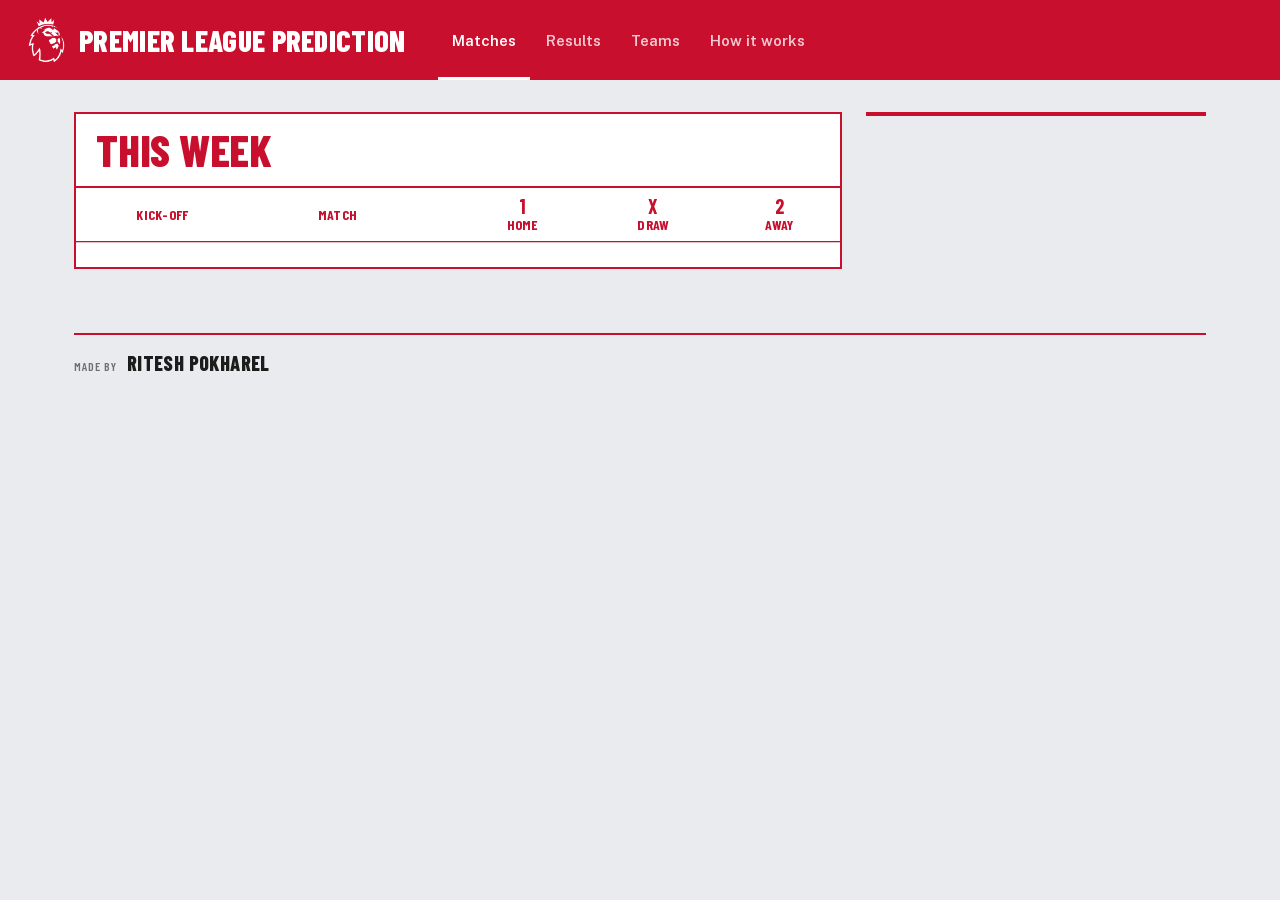
<file: site/template.html>
<!doctype html>
<html lang="en">
<head>
<meta charset="utf-8">
<meta name="viewport" content="width=device-width, initial-scale=1">
<title>Premier League Prediction</title>
<link rel="icon" href="logo.jpg">
<meta name="description" content="Home, draw and away forecasts for every Premier League match, from a model retrained every week, with its track record.">
<link rel="stylesheet" href="style.css">
</head>
<body>
<header class="band">
  <div class="band-inner">
    <a class="name" href="./" id="home-link"><img class="logo" src="logo-white.png" alt="" width="29" height="36">Premier League Prediction</a>
    <nav class="tabs" role="tablist" aria-label="Sections">
      <button class="tab" role="tab" id="tab-coupon" aria-controls="coupon" aria-selected="true">Matches</button>
      <button class="tab" role="tab" id="tab-results" aria-controls="results" aria-selected="false" tabindex="-1">Results</button>
      <button class="tab" role="tab" id="tab-teams" aria-controls="teams" aria-selected="false" tabindex="-1">Teams</button>
      <button class="tab" role="tab" id="tab-how" aria-controls="how" aria-selected="false" tabindex="-1">How it works</button>
    </nav>
    <div class="stamp" id="stamp"></div>
  </div>
</header>

<main>
  <section id="coupon" role="tabpanel" aria-labelledby="tab-coupon">
    <div class="split">
      <div class="sheet">
        <div class="sheet-head"><h1 id="coupon-title">This week</h1><p id="coupon-sub"></p></div>
        <table class="coupon" id="coupon-table">
          <thead><tr>
            <th scope="col" aria-label="Number"></th><th scope="col" class="left hide-sm">Kick-off</th><th scope="col" class="left">Match</th>
            <th scope="col"><span class="key">1</span>Home</th><th scope="col"><span class="key">X</span>Draw</th><th scope="col"><span class="key">2</span>Away</th>
          </tr></thead>
          <tbody id="coupon-body"></tbody>
        </table>
        <div class="sheet-foot"><p id="coupon-foot"></p></div>
      </div>
      <aside class="stub" id="stub" aria-label="Last round"></aside>
    </div>
  </section>

  <section id="results" role="tabpanel" aria-labelledby="tab-results" hidden>
    <div class="page-title"><h1>Results</h1><p class="legend" id="results-sub"></p></div>
    <div id="results-weekly"></div>
    <div class="sheet" id="gw-sheet" hidden>
      <div class="team-pick gw-pick">
        <button class="step" id="gw-prev" type="button" aria-label="Earlier gameweek"><svg viewBox="0 0 16 16" aria-hidden="true"><path d="M10 3 5 8l5 5" fill="none" stroke="currentColor" stroke-width="2"/></svg></button>
        <div class="team-title" aria-live="polite"><div class="team-name" id="gw-name"></div><div class="team-sub" id="gw-sub"></div></div>
        <button class="step" id="gw-next" type="button" aria-label="Later gameweek"><svg viewBox="0 0 16 16" aria-hidden="true"><path d="m6 3 5 5-5 5" fill="none" stroke="currentColor" stroke-width="2"/></svg></button>
      </div>
    </div>
    <div id="results-sheets"></div>
  </section>

  <section id="teams" role="tabpanel" aria-labelledby="tab-teams" hidden>
    <div class="page-title"><h1>Teams</h1><p class="lede strong">How strong each team is right now</p></div>
    <div class="split wide">
      <div class="team-col">
        <p class="switch-hint" aria-hidden="true"><span>Switch team</span><svg viewBox="0 0 80 56">
          <path class="brush" pathLength="1" d="M4 12 C 26 4, 52 6, 62 22 C 68 32, 66 40, 64 48"/>
          <path class="brush thin" pathLength="1" d="M6 14 C 28 7, 50 9, 60 24 C 65 33, 64 41, 63 47"/>
          <path class="brush head" pathLength="1" d="M54 40 L 64 50 L 72 39"/>
        </svg></p>
        <div class="sheet team-panel" id="team-panel">
          <div class="team-pick">
            <button class="step" id="team-prev" type="button" aria-label="Previous team"><svg viewBox="0 0 16 16" aria-hidden="true"><path d="M10 3 5 8l5 5" fill="none" stroke="currentColor" stroke-width="2"/></svg></button>
            <div class="team-title" aria-live="polite"><div class="team-name" id="team-name"></div><div class="team-sub" id="team-sub"></div></div>
            <button class="step" id="team-next" type="button" aria-label="Next team"><svg viewBox="0 0 16 16" aria-hidden="true"><path d="m6 3 5 5-5 5" fill="none" stroke="currentColor" stroke-width="2"/></svg></button>
          </div>
          <div id="team-body"></div>
        </div>
        <div class="sheet">
          <div class="sheet-head"><h2>Attack and defence</h2><p>Top right is best. Based on chances (xG) per game, last 20 matches.</p></div>
          <div class="xg-wrap"><div id="xg-chart"></div></div>
        </div>
      </div>
      <div class="sheet">
        <div class="sheet-head"><h2>Table</h2><p>Rating change over the last 5 games</p></div>
        <table class="coupon table" aria-label="League table">
          <thead><tr><th scope="col" aria-label="Position"></th><th scope="col" class="t">Team</th><th scope="col">P</th><th scope="col">GD</th><th scope="col">Pts</th><th scope="col">Rating</th><th scope="col">+/−</th></tr></thead>
          <tbody id="table-body"></tbody>
        </table>
      </div>
    </div>
  </section>

  <section id="how" role="tabpanel" aria-labelledby="tab-how" hidden>
    <div class="page-title"><h1>How it works</h1></div>
    <div class="split how-split">
    <div class="sheet read">
      <h2>What the model looks at</h2>
      <p>Every forecast comes from a logistic regression that gives each match three chances: home win, draw and away win. It uses only what is known before kick-off:</p>
      <ul>
        <li><strong>Elo ratings:</strong> a running strength score for every team, updated after each result.</li>
        <li><strong>Expected goals (xG):</strong> how many chances each team has been creating and allowing over its last 20 league games, from Opta data published by Fantasy Premier League.</li>
        <li><strong>Bookmaker odds:</strong> turned into probabilities, when they have been published. Until then the forecast uses ratings and xG alone.</li>
      </ul>
      <p>The model is retrained every week on every match played since 2017, and this page rebuilds itself every Tuesday and Friday morning.</p>

      <h2>How it was tested</h2>
      <p>To get an honest score, the model was replayed week by week over 1,240 matches from August 2023 to November 2026. Before each week it was retrained on earlier matches only, then asked to predict that week.</p>
      <table class="coupon" aria-label="Test results">
        <thead><tr><th scope="col" class="left">Model</th><th scope="col">Correct</th><th scope="col">Log loss</th></tr></thead>
        <tbody>
          <tr><td>Always pick the home team</td><td class="fig">43.1%</td><td class="fig">1.074</td></tr>
          <tr><td>Elo ratings only</td><td class="fig">52.2%</td><td class="fig">0.985</td></tr>
          <tr><td>Elo and recent form</td><td class="fig">52.4%</td><td class="fig">0.981</td></tr>
          <tr><td>Elo, form and odds</td><td class="fig">52.5%</td><td class="fig">0.972</td></tr>
          <tr class="best"><td>Elo, xG and odds (this model)</td><td class="fig">53.5%</td><td class="fig">0.971</td></tr>
          <tr><td>Bookmakers</td><td class="fig">53.6%</td><td class="fig">0.969</td></tr>
        </tbody>
      </table>
      <p>Log loss scores the percentages themselves, lower is better. The model matches the bookmakers on picks and sits just behind them on the percentages.</p>

      <h2 id="why-draw">Why it never predicts a draw</h2>
      <p>Roughly one in four Premier League matches ends level: 24.7% of the 1,240 matches in the test. Yet in none of them was the draw the single most likely outcome. Not for this model, and not for the bookmakers, whose draw probability never rose above 32%.</p>
      <p>This isn't a blind spot. A draw is most likely when two teams are evenly matched, but evenly matched also means each win stays close to a third, so the draw is almost never the favourite. A model that maximises accuracy always picks the most likely result, so it never picks a draw, and it accepts that about a quarter of matches will be wrong whatever it does.</p>
      <p>That's why accuracy alone is a weak test of a forecaster. The draw chance still appears on every match, and the log loss scores whether those percentages are right, not just whether the top pick came in.</p>

      <h2>What didn't help</h2>
      <ul>
        <li>Random forests, gradient boosting, nearest neighbours and a small neural network all scored worse than logistic regression.</li>
        <li>Days of rest and fixture congestion, including Champions League, Europa League and cup games, changed nothing beyond noise.</li>
        <li>Extra signals for draws (goal expectations, how evenly matched the teams are) did not improve the draw percentages.</li>
      </ul>

      <h2>Where the data comes from</h2>
      <ul>
        <li>Results, match stats and odds: <a href="https://www.football-data.co.uk/englandm.php">football-data.co.uk</a></li>
        <li>Newest results and fixtures: ESPN</li>
        <li>Expected goals and gameweeks: <a href="https://fantasy.premierleague.com">Fantasy Premier League</a></li>
      </ul>
    </div>
    <aside class="sheet">
      <div class="sheet-head"><h2>Tested on 1,240 matches</h2></div>
      <div style="padding:14px 20px 18px">
        <h3 class="chart-title">Picks correct</h3><div id="model-chart-acc"></div>
        <h3 class="chart-title">Log loss, lower is better</h3><div id="model-chart-ll"></div>
        <p class="chart-note">Each test retrained the model week by week on earlier matches only.</p>
      </div>
    </aside>
    </div>
  </section>
</main>

<footer id="footer"><div class="footer-inner"><span class="made">Made by</span><span class="who">Ritesh Pokharel</span></div></footer>
<div id="tip" role="tooltip"></div>

<script>const DATA = /*DATA*/null;</script>
<script src="app.js"></script>
</body>
</html>
</file>
<file: site/style.css>
@font-face { font-family: "Permanent Marker"; font-weight: 400; font-display: swap; src: url("fonts/permanent-marker-latin.woff2") format("woff2"); }
@font-face { font-family: "Barlow Condensed"; font-weight: 500; font-display: swap; src: url("fonts/barlow-condensed-500-latin.woff2") format("woff2"); }
@font-face { font-family: "Barlow Condensed"; font-weight: 600; font-display: swap; src: url("fonts/barlow-condensed-600-latin.woff2") format("woff2"); }
@font-face { font-family: "Barlow Condensed"; font-weight: 700; font-display: swap; src: url("fonts/barlow-condensed-700-latin.woff2") format("woff2"); }
@font-face { font-family: "Barlow Condensed"; font-weight: 800; font-display: swap; src: url("fonts/barlow-condensed-800-latin.woff2") format("woff2"); }
@font-face { font-family: "Public Sans"; font-weight: 400 700; font-display: swap; src: url("fonts/public-sans-latin.woff2") format("woff2"); }

:root {
  color-scheme: light;
  --board: #e9ebee;
  --sheet: #ffffff;
  --red: #c8102e;
  --red-ink: #a50d26;
  --rule: #ecbcc4;
  --rule-soft: #f6dfe3;
  --band: #c8102e;
  --band-ink: #ffffff;
  --band-ink-2: rgba(255, 255, 255, 0.78);
  --ink: #1c1c1c;
  --ink-2: #4a4a4a;
  --muted: #6f6f6f;
  --mark: #1c1c1c;
  --mark-ink: #ffffff;
  --good: #0f7a3d;
  --hover: #fdf3f5;
  --cond: "Barlow Condensed", "Arial Narrow", sans-serif;
  --text: "Public Sans", system-ui, -apple-system, "Segoe UI", sans-serif;
}
@media (prefers-color-scheme: dark) {
  :root {
    color-scheme: dark;
    --board: #0b0c0e;
    --sheet: #1f2125;
    --red: #ef4f66;
    --red-ink: #ff8094;
    --rule: #4a2a31;
    --rule-soft: #2c2023;
    --band: #a50d26;
    --ink: #efede8;
    --ink-2: #c4c1ba;
    --muted: #9a978f;
    --mark: #efede8;
    --mark-ink: #141414;
    --good: #3fbf74;
    --hover: #23191c;
  }
}

* { box-sizing: border-box; }
html { -webkit-text-size-adjust: 100%; }
body { margin: 0; background: var(--board); color: var(--ink); font: 15px/1.5 var(--text); -webkit-font-smoothing: antialiased; }
::selection { background: var(--red); color: #fff; }
:focus-visible { outline: 2px solid var(--red); outline-offset: 2px; }
a { color: var(--red-ink); text-underline-offset: 3px; text-decoration-thickness: 1px; }
.fig { font-family: var(--cond); font-variant-numeric: tabular-nums; }
[hidden] { display: none !important; }

/* band */
.band { background: var(--band); color: var(--band-ink); }
.band-inner { padding: 0 28px; display: flex; align-items: center; gap: 32px; min-height: 80px; }
.name { font: 800 30px/1 var(--cond); text-transform: uppercase; letter-spacing: 0.01em; white-space: nowrap; display: flex; align-items: center; gap: 14px; }
a.name { color: inherit; text-decoration: none; }
a.name:focus-visible { outline-color: #fff; outline-offset: 4px; }
.logo { display: block; width: auto; height: 46px; flex: none; }
.tabs { display: flex; gap: 2px; align-self: stretch; }
.tab {
  font: 600 15px var(--text); color: var(--band-ink-2); background: none; border: 0; cursor: pointer;
  padding: 0 14px; border-bottom: 3px solid transparent; border-top: 3px solid transparent;
}
.tab:hover { color: var(--band-ink); }
.tab[aria-selected="true"] { color: var(--band-ink); border-bottom-color: var(--band-ink); }
.tab:focus-visible { outline-color: #fff; outline-offset: -4px; }
.stamp { margin-left: auto; display: flex; gap: 18px; white-space: nowrap; }
.upd { display: flex; flex-direction: column; gap: 3px; }
.upd + .upd { padding-left: 18px; border-left: 1px solid rgba(255, 255, 255, 0.3); }
.upd .k { font: 600 11px/1 var(--cond); text-transform: uppercase; letter-spacing: 0.08em; color: var(--band-ink-2); }
.upd .v { font: 700 18px/1 var(--cond); text-transform: uppercase; letter-spacing: 0.02em; color: var(--band-ink); }

main { max-width: 1180px; margin: 0 auto; padding: 32px 24px 64px; }
.page-title { display: flex; align-items: baseline; gap: 16px; flex-wrap: wrap; margin: 0 0 20px; }
h1 { font: 800 44px/1 var(--cond); text-transform: uppercase; color: var(--red); margin: 0; letter-spacing: -0.005em; }
h2 { font: 700 22px/1.1 var(--cond); text-transform: uppercase; color: var(--red); margin: 0; }
h3 { font: 700 17px/1.2 var(--text); margin: 0; }
.lede { color: var(--ink-2); margin: 0; }
.legend { display: flex; align-items: center; gap: 10px; margin: 0; font: 600 20px/1.2 var(--cond); color: var(--ink); letter-spacing: 0.01em; }
.ring-key { width: 26px; height: 18px; border: 2px solid var(--red); border-radius: 50%; flex: none; }

/* coupon sheet */
.sheet { background: var(--sheet); border: 2px solid var(--red); }
.sheet + .sheet { margin-top: 24px; }
.split > .sheet + .sheet { margin-top: 0; }
.sheet-head { display: flex; align-items: baseline; justify-content: space-between; gap: 16px; padding: 14px 20px; border-bottom: 2px solid var(--red); flex-wrap: wrap; }
.sheet-head p { margin: 0; color: var(--muted); font-size: 13px; }
#coupon-sub { color: var(--ink); font-size: 14px; }
.sheet-foot { padding: 12px 20px; border-top: 1px solid var(--rule); color: var(--muted); font-size: 13px; }
.sheet-foot p { margin: 0; }

.coupon { width: 100%; border-collapse: collapse; }
.coupon th { font: 700 14px var(--cond); text-transform: uppercase; color: var(--red); padding: 8px 10px; border-bottom: 1px solid var(--red); text-align: center; letter-spacing: 0.02em; }
.coupon th.left { text-align: left; }
.coupon th .key { display: block; font-size: 20px; line-height: 1; }
.coupon td { border-bottom: 1px solid var(--rule); padding: 0 10px; height: 54px; vertical-align: middle; }
.coupon tr:last-child td { border-bottom: 0; }
.coupon .day td { height: auto; padding: 14px 10px 6px; font: 700 13px var(--text); color: var(--muted); border-bottom: 1px solid var(--rule); background: var(--sheet); }
.coupon .no { width: 48px; text-align: center; font: 700 19px var(--cond); color: var(--red); border-right: 1px solid var(--rule); }
.coupon .ko { width: 92px; color: var(--muted); font-size: 13px; white-space: nowrap; }
.coupon .match { font-weight: 600; }
.coupon .match .v { color: var(--muted); font-weight: 400; padding: 0 6px; }
.coupon .cell { width: 84px; text-align: center; border-left: 1px solid var(--rule); padding: 0; position: relative; }
.coupon .cell .n { position: relative; z-index: 1; font: 600 22px/1 var(--cond); font-variant-numeric: tabular-nums; color: var(--ink-2); transition: color 90ms ease-out; }
.xg-wrap { padding: 12px 20px 20px; }
.coupon .cell .ink { position: absolute; inset: 7px 9px; background: var(--mark); clip-path: inset(0 0 0 0); }
.coupon .cell.pick .n, .coupon .cell.pick .pc { color: var(--mark-ink); }
.coupon .cell.pick .n { font-weight: 700; }
.coupon .cell .pc { position: relative; z-index: 1; font: 600 13px/1 var(--cond); color: var(--ink-2); margin-left: 1px; }
.coupon .cell .ring { position: absolute; inset: 4px 6px; border: 2px solid var(--red); border-radius: 50%; z-index: 2; pointer-events: none; }
.coupon .verdict { width: 92px; text-align: right; font-size: 13px; font-weight: 600; white-space: nowrap; }
.verdict.hit { color: var(--good); }
.verdict.miss { color: var(--red); }
.verdict svg { display: inline-block; vertical-align: -3px; margin-right: 4px; }
.coupon .score { width: 76px; text-align: center; font: 700 22px var(--cond); font-variant-numeric: tabular-nums; border-left: 1px solid var(--rule); }
.coupon tbody tr.fixture { cursor: pointer; }
.coupon tbody tr.fixture:hover td { background: var(--hover); }
.coupon tbody tr.fixture:focus-visible { outline-offset: -2px; }
.dagger { color: var(--red); font-weight: 700; margin-left: 2px; }
.ko-sm { display: none; }
.pred { display: flex; gap: 8px; align-items: baseline; margin-top: 3px; font: 700 14px/1.1 var(--cond); text-transform: uppercase; letter-spacing: 0.03em; color: var(--red-ink); }
.pred .k { font-size: 11px; font-weight: 600; letter-spacing: 0.08em; color: var(--muted); }
.detail td { padding: 16px 20px 20px; background: var(--hover); height: auto; }
.detail-grid { display: grid; grid-template-columns: 1fr 240px; gap: 28px; align-items: start; }
.facts { display: grid; grid-template-columns: 1fr auto auto; gap: 6px 16px; font-size: 13px; }
.facts .hd { color: var(--muted); font-weight: 600; }
.facts .fig { font-size: 18px; font-weight: 600; text-align: right; }

/* layout */
.split { display: grid; grid-template-columns: minmax(0, 1fr) 340px; gap: 24px; align-items: start; }
.split.wide { grid-template-columns: minmax(0, 1fr) 430px; }
.split > * { min-width: 0; }
.stub { background: var(--sheet); border: 2px solid var(--red); }
.stub-head { padding: 14px 18px 12px; border-bottom: 2px solid var(--red); }
.stub-score { display: flex; align-items: baseline; gap: 10px; margin-top: 6px; }
.stub-score .fig { font-size: 64px; font-weight: 800; line-height: 0.9; color: var(--ink); }
.stub-score span { color: var(--ink-2); font-size: 14px; }
.stub-list { list-style: none; margin: 0; padding: 0; }
.stub-list li { display: flex; justify-content: space-between; gap: 12px; padding: 9px 18px; border-bottom: 1px solid var(--rule); font-size: 14px; }
.stub-list li .fig { font-size: 18px; font-weight: 700; }
.stub-section { padding: 14px 18px 16px; }
.stub-section h3 { font: 700 14px var(--cond); text-transform: uppercase; color: var(--red); margin-bottom: 10px; letter-spacing: 0.02em; }
.bench { display: grid; grid-template-columns: max-content 1fr 46px; gap: 8px 10px; align-items: center; font-size: 13px; }
.bench .track { height: 10px; background: var(--rule-soft); position: relative; }
.bench .fill { position: absolute; inset: 0 auto 0 0; background: var(--red); }
.bench .fill.dim { background: var(--muted); }
.bench .fig { font-size: 17px; font-weight: 700; text-align: right; }
.stub-section p { margin: 10px 0 0; color: var(--muted); font-size: 13px; }
.stub-section p.draw-why { color: var(--ink-2); font-size: 14px; line-height: 1.5; margin-top: 0; }
.stub-section .more { display: inline-flex; align-items: center; gap: 4px; margin-top: 10px; font: 700 14px/1 var(--cond); text-transform: uppercase; letter-spacing: 0.04em; color: var(--red-ink); text-decoration: none; }
.stub-section .more svg { width: 12px; height: 12px; transition: transform 120ms ease-out; }
.stub-section .more:hover svg { transform: translateX(2px); }
#why-draw { scroll-margin-top: 24px; }

/* teams */
.team-pick { display: flex; align-items: stretch; gap: 8px; padding: 14px 20px; border-bottom: 2px solid var(--red); }
.team-pick .step {
  flex: none; width: 44px; height: 44px; align-self: center; display: grid; place-items: center; cursor: pointer;
  background: none; color: var(--ink); border: 1px solid var(--rule); transition: background-color 90ms ease-out;
}
.team-pick .step:hover { background: var(--hover); border-color: var(--red); }
.lede.strong { color: var(--ink); font-size: 18px; }
#teams .page-title { flex-direction: column; align-items: flex-start; gap: 6px; margin-bottom: 44px; }
.team-col { position: relative; }
.switch-hint { position: absolute; right: 22px; bottom: calc(100% - 20px); z-index: 2; margin: 0; display: flex; align-items: flex-start; gap: 0; pointer-events: none; }
.switch-hint span { font: 26px/1 "Permanent Marker", var(--cond); color: var(--red); transform: rotate(-4deg); margin-top: 4px; white-space: nowrap; }
.switch-hint svg { width: 100px; height: 70px; overflow: visible; }
.switch-hint .brush { fill: none; stroke: var(--red); stroke-width: 3; stroke-linecap: round; stroke-linejoin: round; }
.switch-hint .brush.thin { stroke-width: 1.5; opacity: 0.55; }
/* first visit: the label fades in, then the arrow paints itself on, then the button nudges */
.switch-hint .brush { stroke-dasharray: 1; stroke-dashoffset: 0; }
@keyframes paint { from { stroke-dashoffset: 1; } to { stroke-dashoffset: 0; } }
@keyframes ink-in { from { opacity: 0; transform: rotate(-4deg) translateY(4px); } to { opacity: 1; transform: rotate(-4deg); } }
.switch-hint.draw span { animation: ink-in 220ms ease-out 150ms backwards; }
.switch-hint.draw .brush { animation: paint 480ms cubic-bezier(0.65, 0, 0.35, 1) 300ms backwards; }
.switch-hint.draw .brush.head { animation-duration: 160ms; animation-delay: 780ms; animation-timing-function: ease-out; }
@keyframes nudge { 0%, 100% { transform: translateX(0); } 50% { transform: translateX(4px); } }
.team-pick .step.nudge svg { animation: nudge 600ms ease-in-out 1000ms 2; }
.team-pick .step svg { width: 16px; height: 16px; }
.team-pick .step:disabled { opacity: 0.3; cursor: default; background: none; border-color: var(--rule); }
.gw-pick { border-bottom: 0; }
#results-sheets > .sheet:first-child { margin-top: 24px; }
.team-title { flex: 1; min-width: 0; text-align: center; }
.team-name { font: 800 32px/1 var(--cond); text-transform: uppercase; overflow: hidden; text-overflow: ellipsis; white-space: nowrap; }
.team-sub { color: var(--ink-2); font-size: 13px; margin-top: 4px; }
#team-body { padding: 16px 20px 20px; }
.next-match {
  display: flex; align-items: baseline; flex-wrap: wrap; gap: 4px 14px; width: 100%; margin: 0 0 16px; padding: 10px 12px;
  font: 14px var(--text); color: var(--ink-2); text-align: left; cursor: pointer;
  background: var(--hover); border: 1px solid var(--rule); transition: border-color 90ms ease-out;
}
.next-match:hover { border-color: var(--red); }
.next-match .k { font: 600 12px var(--cond); text-transform: uppercase; letter-spacing: 0.08em; color: var(--red); }
.next-match strong { color: var(--ink); }
.next-match .ha { margin-left: 8px; font: 600 11px var(--cond); text-transform: uppercase; letter-spacing: 0.08em; color: var(--muted); }
.next-match .go { margin-left: auto; display: inline-flex; align-items: center; gap: 4px; font: 700 14px/1 var(--cond); text-transform: uppercase; letter-spacing: 0.04em; color: var(--red-ink); }
.next-match .go svg { width: 12px; height: 12px; overflow: hidden; transition: transform 120ms ease-out; }
.next-match:hover .go svg { transform: translateX(2px); }
.team-top { display: flex; justify-content: space-between; align-items: flex-start; gap: 16px; flex-wrap: wrap; }
.team-figs { display: flex; gap: 28px; }
.team-figs div { font-size: 12px; color: var(--muted); font-weight: 600; }
.team-figs .fig { display: block; font-size: 30px; font-weight: 700; color: var(--ink); line-height: 1.1; }
.up { color: var(--good) !important; }
.down { color: var(--red) !important; }
.table td { height: 42px; padding: 0 8px; white-space: nowrap; }
.table th { padding: 8px; }
.table td, .table th { text-align: right; }
.table td.t, .table th.t { text-align: left; }
.table tbody tr { cursor: pointer; }
.table tbody tr:hover td { background: var(--hover); }
.table tbody tr.on td { background: var(--rule-soft); font-weight: 700; }
.table td.pos { width: 44px; text-align: center; color: var(--red); font: 700 17px var(--cond); border-right: 1px solid var(--rule); }
.table td .fig { font-size: 18px; }

/* charts */
svg { display: block; overflow: visible; }
svg text { font: 13px var(--text); fill: var(--ink-2); }
svg .axis { font: 800 24px var(--cond); text-transform: uppercase; letter-spacing: 0.04em; fill: var(--ink); }
svg .axis-sub { font: 500 14px var(--text); fill: var(--ink-2); }
svg .lbl { fill: var(--ink-2); font-weight: 600; }
svg .key { font-size: 12px; fill: var(--ink); }
svg .tag { font: 600 11px var(--cond); text-transform: uppercase; letter-spacing: 0.08em; fill: var(--red); opacity: 0.85; }
svg .grid { stroke: var(--rule-soft); }
svg .base { stroke: var(--muted); stroke-dasharray: 3 4; }
#tip { position: fixed; z-index: 10; pointer-events: none; opacity: 0; background: var(--ink); color: var(--sheet); padding: 6px 10px; font-size: 13px; white-space: nowrap; transition: opacity .1s; }
#tip .fig { font-size: 16px; font-weight: 700; }

/* how it works */
.read { padding: 22px 26px 26px; }
.read > * { max-width: 68ch; }
.how-split { grid-template-columns: minmax(0, 1fr) 380px; }
.chart-title { font: 700 14px var(--cond); text-transform: uppercase; color: var(--red); margin: 4px 0 6px; letter-spacing: 0.02em; }
.chart-title + div { margin-bottom: 18px; }
.chart-note { margin: 4px 0 0; color: var(--muted); font-size: 13px; }
.read p, .read li { color: var(--ink-2); }
.read h2 { margin: 36px 0 10px; }
.read h2:first-child { margin-top: 0; }
.read .coupon { margin: 14px 0 6px; }
.read .coupon td { height: 44px; }
.read .coupon td.fig { text-align: right; font-size: 19px; font-weight: 600; }
.read .coupon tr.best td { font-weight: 700; color: var(--ink); background: var(--rule-soft); }
.read ul { padding-left: 18px; }

footer { max-width: 1180px; margin: 0 auto; padding: 0 24px; }
.footer-inner { border-top: 2px solid var(--red); padding: 18px 0 40px; display: flex; align-items: baseline; gap: 10px; }
.footer-inner .made { font: 600 12px/1 var(--cond); text-transform: uppercase; letter-spacing: 0.08em; color: var(--muted); }
.footer-inner .who { font: 800 20px/1 var(--cond); text-transform: uppercase; letter-spacing: 0.02em; color: var(--ink); }

@media (max-width: 960px) {
  .split, .split.wide, .how-split { grid-template-columns: 1fr; }
  .detail-grid { grid-template-columns: 1fr; }
}
@media (max-width: 640px) {
  .band-inner { flex-wrap: wrap; gap: 0 16px; padding: 12px 16px 0; }
  .name { font-size: 24px; width: 100%; gap: 10px; }
  .logo { height: 38px; }
  .stamp { order: 1; width: 100%; margin: 10px 0 4px; gap: 14px; }
  .upd { flex-direction: row; align-items: baseline; gap: 6px; }
  .upd + .upd { padding-left: 14px; }
  .upd .v { font-size: 15px; }
  .tabs { order: 2; }
  .tabs { margin-left: -14px; overflow-x: auto; min-height: 44px; }
  main { padding: 20px 12px 48px; }
  footer { padding: 0 12px; }
  h1 { font-size: 34px; }
  .sheet-head { padding: 12px 14px; }
  .coupon .no { width: 34px; font-size: 17px; }
  .coupon .ko { display: none; }
  .coupon .cell { width: 58px; }
  .coupon .cell .ink { inset: 8px 4px; }
  .xg-wrap { padding: 12px 12px 14px; }
  svg .axis { font-size: 18px; }
  svg .axis-sub { font-size: 12px; }
  #xg-chart svg text.lbl { font-size: 12px; }
  .coupon .cell .n { font-size: 19px; }
  .coupon td { padding: 0 6px; }
  .coupon .match .v { padding: 0 4px; }
  .coupon td.match { padding-top: 8px; padding-bottom: 8px; line-height: 1.3; }
  .ko-sm { display: block; color: var(--muted); font-size: 12px; font-weight: 400; margin-top: 2px; }
  .coupon .verdict { display: none; }
  .coupon .score { width: 44px; font-size: 18px; padding: 0 2px; }
  .settled { table-layout: fixed; }
  .settled th:nth-child(2) { width: 42px; }
  .settled th:nth-child(3), .settled th:nth-child(4), .settled th:nth-child(5) { width: 44px; }
  .settled .cell { width: auto; }
  .settled .cell .n { font-size: 17px; }
  .settled .cell .pc { font-size: 10px; }
  .settled .cell .ink { inset: 8px 3px; }
  .settled td.match { white-space: normal; overflow-wrap: anywhere; }
  .hide-sm { display: none; }
  .team-figs { gap: 18px; }
  .team-pick { padding: 12px 14px; }
  .switch-hint { right: 16px; }
  #teams .page-title { margin-bottom: 56px; }
  .switch-hint span { font-size: 22px; }
  .team-name { font-size: 26px; }
  #team-body { padding: 14px; }
}
@media (prefers-reduced-motion: reduce) { * { transition: none !important; animation: none !important; } }
</file>
